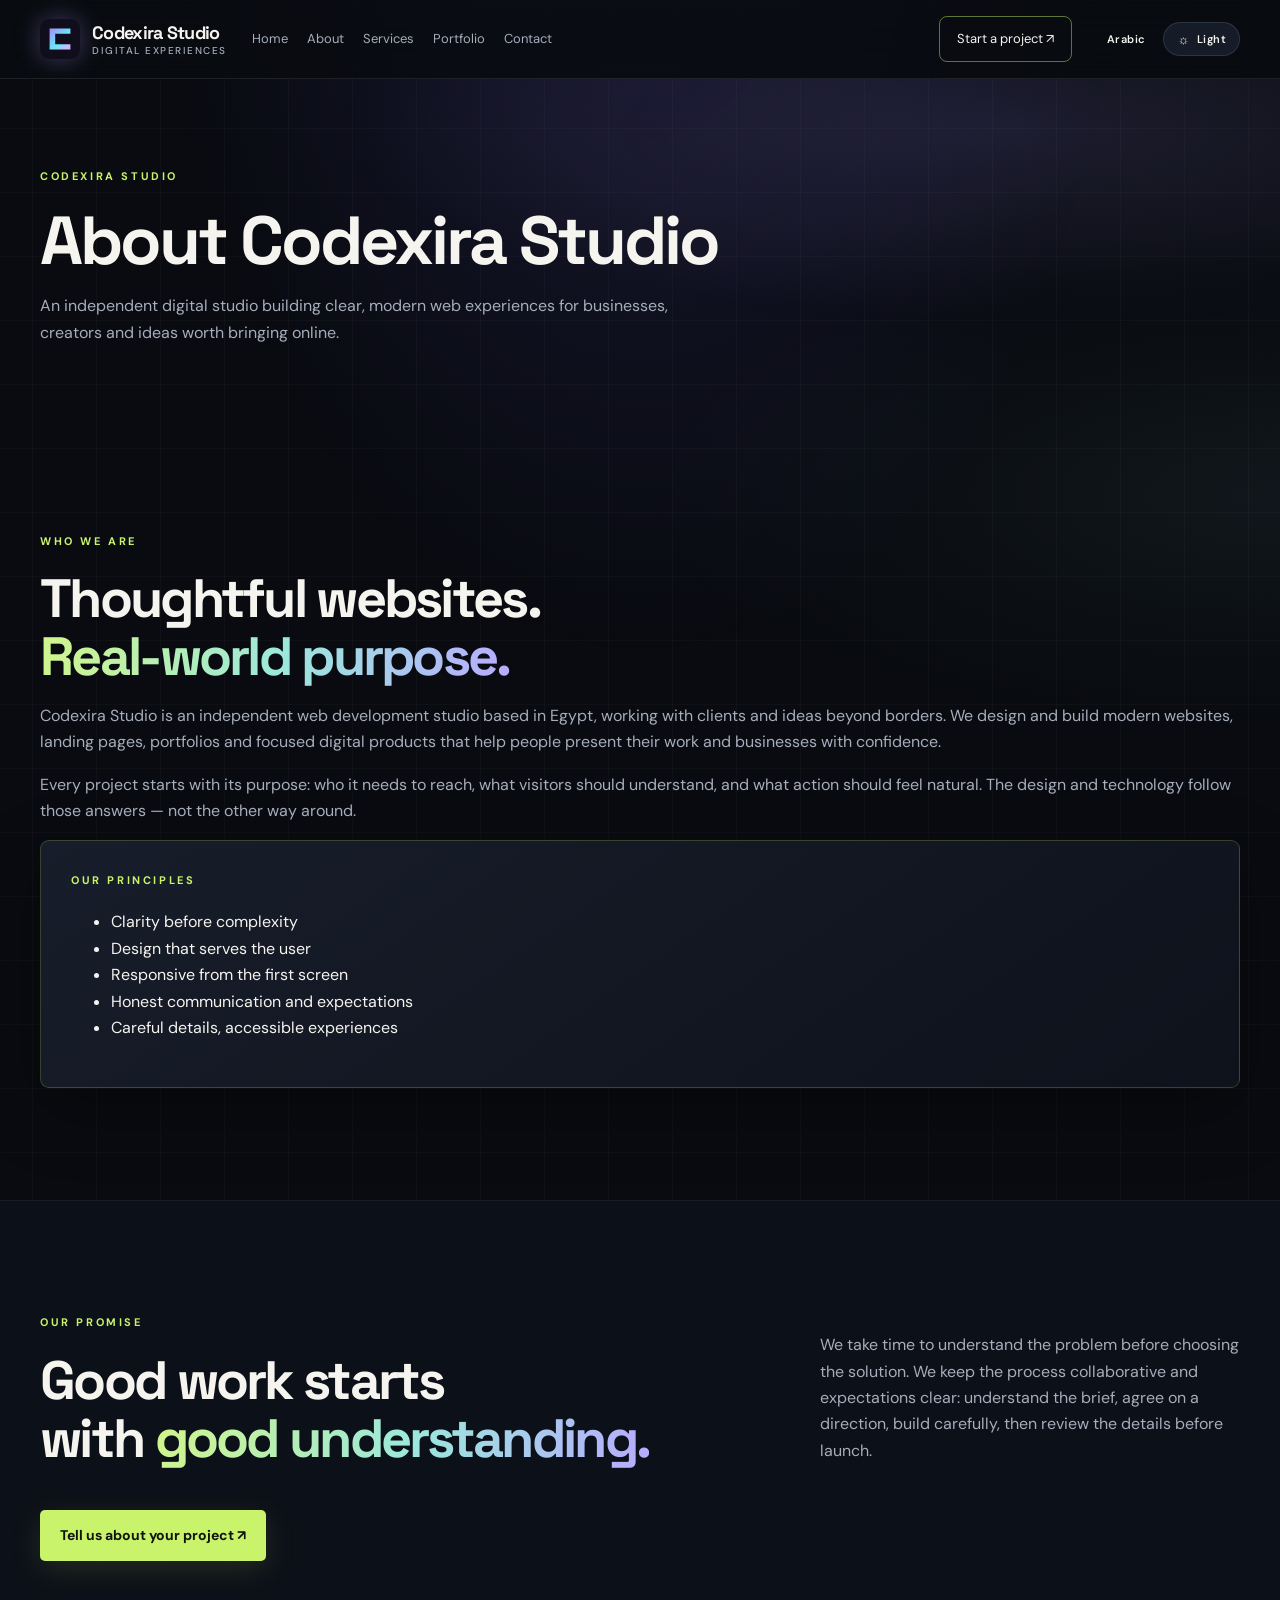
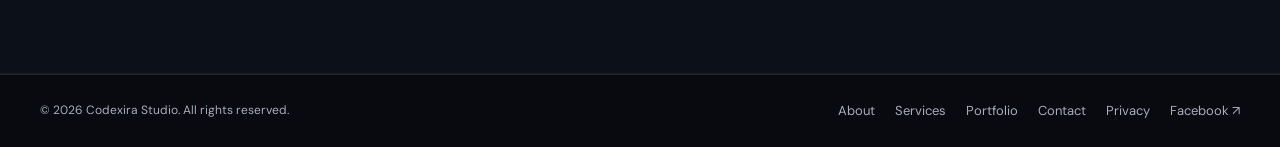
<file: about.html>
<!doctype html><html lang="en"><head><meta charset="utf-8"><meta name="viewport" content="width=device-width,initial-scale=1"><meta name="theme-color" content="#080711"><link rel="icon" href="assets/mark.svg" type="image/png"><link rel="stylesheet" href="assets/site.css"><link rel="manifest" href="site.webmanifest"><title>About Codexira Studio | Codexira Studio</title><meta name="description" content="An independent digital studio building clear, modern web experiences for businesses, creators and ideas worth bringing online."></head><body><header class="site-header"><div class="wrap nav"><a class="brand" href="index.html"><img src="assets/mark.svg" alt="Codexira mark"><div>Codexira Studio<span>Digital experiences</span></div></a><nav class="nav-links" aria-label="Main navigation"><a href="index.html">Home</a><a href="about.html">About</a><a href="services.html">Services</a><a href="portfolio.html">Portfolio</a><a href="contact.html">Contact</a></nav><a class="nav-cta" href="contact.html">Start a project ↗</a><button class="menu-toggle" aria-label="Open navigation" aria-expanded="false">☰</button><div class="nav-tools"><button class="utility-btn" id="language-toggle" type="button" aria-label="Switch language">Arabic</button><button class="utility-btn" id="theme-toggle" type="button" aria-label="Toggle color theme"><span class="utility-icon" aria-hidden="true">☾</span><span class="theme-label">Light</span></button></div></div></header><main><section class="page-hero"><div class="wrap"><div class="eyebrow">Codexira Studio</div><h1>About Codexira Studio</h1><p>An independent digital studio building clear, modern web experiences for businesses, creators and ideas worth bringing online.</p></div></section><section class="section"><div class="wrap content-two"><div><div class="eyebrow">Who we are</div><h2>Thoughtful websites.<br><span class="gradient">Real-world purpose.</span></h2><p style="color:var(--muted)">Codexira Studio is an independent web development studio based in Egypt, working with clients and ideas beyond borders. We design and build modern websites, landing pages, portfolios and focused digital products that help people present their work and businesses with confidence.</p><p style="color:var(--muted)">Every project starts with its purpose: who it needs to reach, what visitors should understand, and what action should feel natural. The design and technology follow those answers — not the other way around.</p></div><div class="panel"><div class="eyebrow">Our principles</div><ul class="bullets"><li>Clarity before complexity</li><li>Design that serves the user</li><li>Responsive from the first screen</li><li>Honest communication and expectations</li><li>Careful details, accessible experiences</li></ul></div></div></section><section class="section alt"><div class="wrap"><div class="section-head"><div><div class="eyebrow">Our promise</div><h2>Good work starts<br>with <span class="gradient">good understanding.</span></h2></div><p>We take time to understand the problem before choosing the solution. We keep the process collaborative and expectations clear: understand the brief, agree on a direction, build carefully, then review the details before launch.</p></div><a class="btn" href="contact.html">Tell us about your project ↗</a></div></section></main><footer class="footer"><div class="wrap footer-row"><div>© <span data-year></span> Codexira Studio. All rights reserved.</div><div class="footer-links"><a href="about.html">About</a><a href="services.html">Services</a><a href="portfolio.html">Portfolio</a><a href="contact.html">Contact</a><a href="privacy.html">Privacy</a><a href="https://www.facebook.com/CodexiraStudio/" target="_blank" rel="noopener">Facebook ↗</a></div></div></footer><script src="/assets/site.js?v=20261125-cc5e371" defer></script></body></html>
</file>
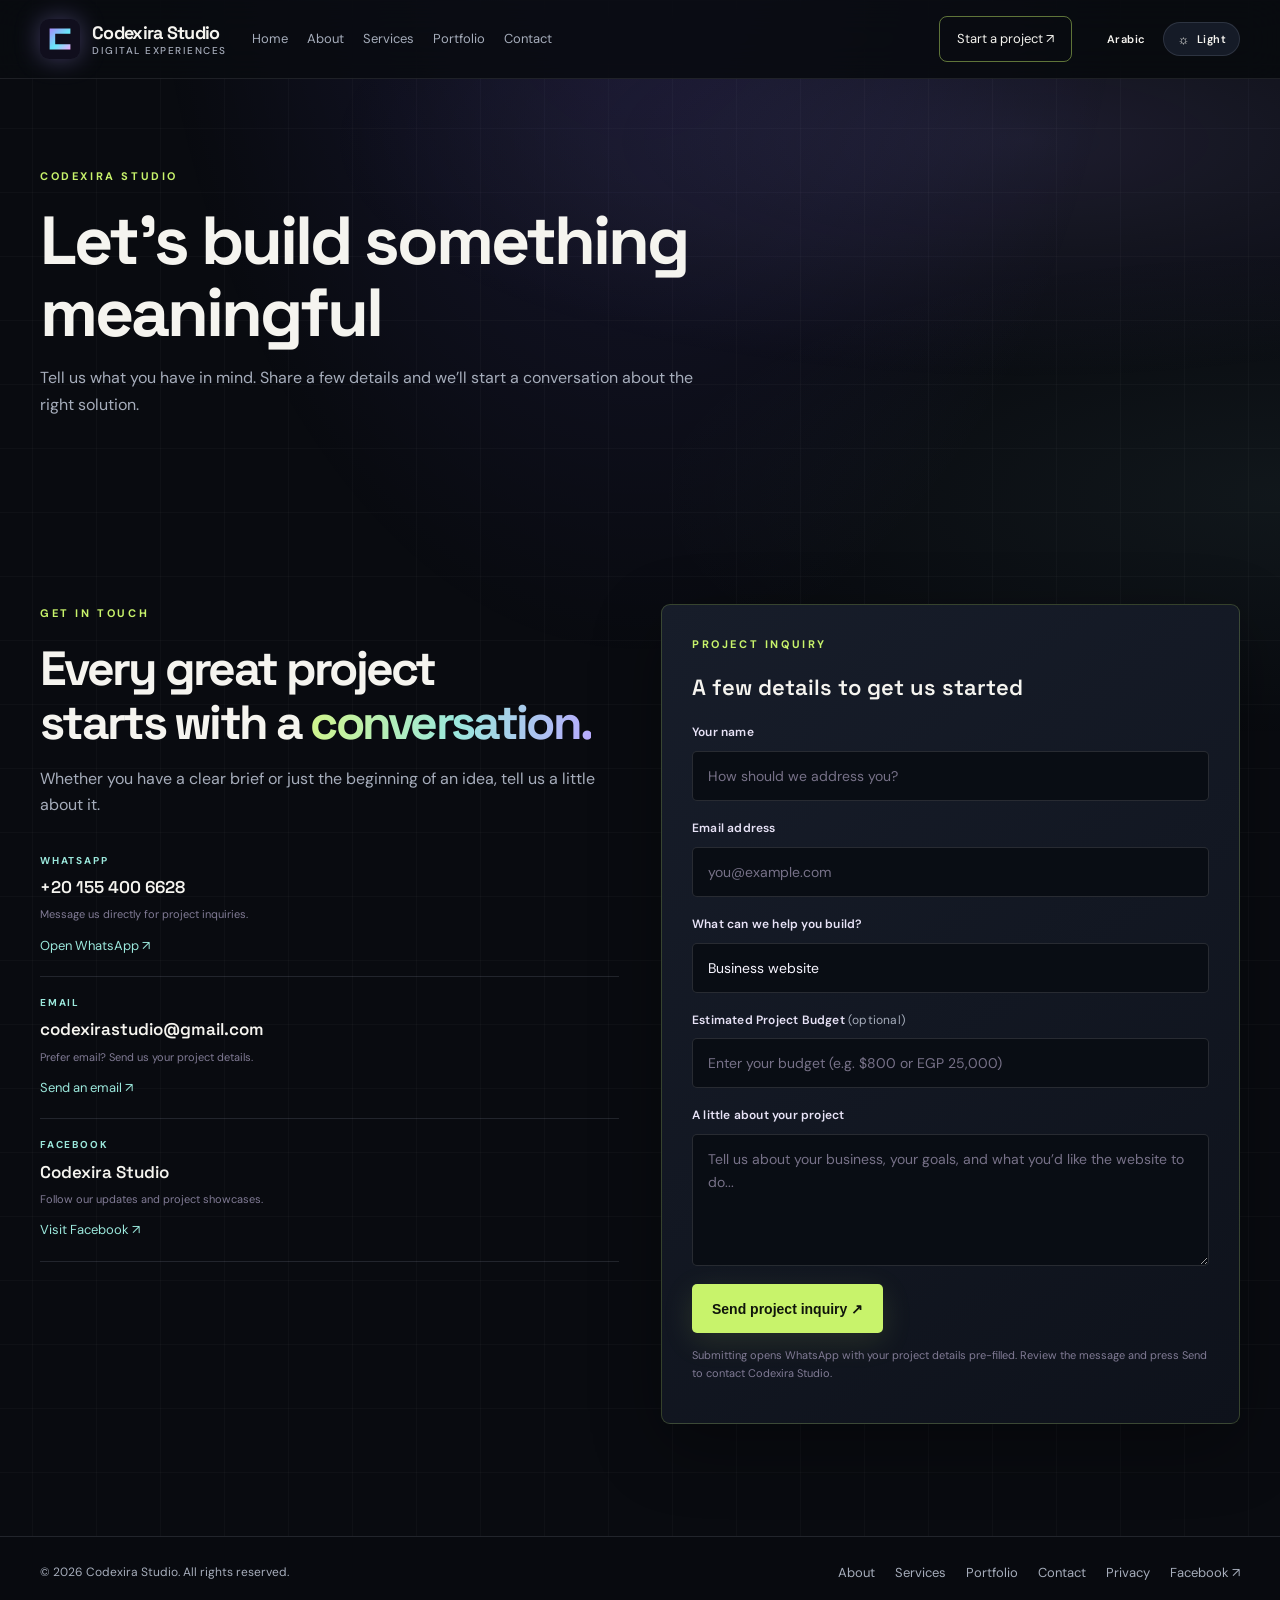
<file: contact.html>
<!doctype html><html lang="en"><head><meta charset="utf-8"><meta name="viewport" content="width=device-width,initial-scale=1"><meta name="theme-color" content="#080711"><link rel="icon" href="assets/mark.svg" type="image/png"><link rel="stylesheet" href="assets/site.css"><link rel="manifest" href="site.webmanifest"><title>Let’s build something meaningful | Codexira Studio</title><meta name="description" content="Tell us what you have in mind. Share a few details and we’ll start a conversation about the right solution."></head><body><header class="site-header"><div class="wrap nav"><a class="brand" href="index.html"><img src="assets/mark.svg" alt="Codexira mark"><div>Codexira Studio<span>Digital experiences</span></div></a><nav class="nav-links" aria-label="Main navigation"><a href="index.html">Home</a><a href="about.html">About</a><a href="services.html">Services</a><a href="portfolio.html">Portfolio</a><a href="contact.html">Contact</a></nav><a class="nav-cta" href="contact.html">Start a project ↗</a><button class="menu-toggle" aria-label="Open navigation" aria-expanded="false">☰</button><div class="nav-tools"><button class="utility-btn" id="language-toggle" type="button" aria-label="Switch language">Arabic</button><button class="utility-btn" id="theme-toggle" type="button" aria-label="Toggle color theme"><span class="utility-icon" aria-hidden="true">☾</span><span class="theme-label">Light</span></button></div></div></header><main><section class="page-hero"><div class="wrap"><div class="eyebrow">Codexira Studio</div><h1>Let’s build something meaningful</h1><p>Tell us what you have in mind. Share a few details and we’ll start a conversation about the right solution.</p></div></section><section class="section"><div class="wrap contact-grid"><div><div class="eyebrow">Get in touch</div><h2>Every great project<br>starts with a <span class="gradient">conversation.</span></h2><p style="color:var(--muted)">Whether you have a clear brief or just the beginning of an idea, tell us a little about it.</p><div class="contact-option"><small>WHATSAPP</small><strong>+20 155 400 6628</strong><p class="notice">Message us directly for project inquiries.</p><a class="text-link" href="https://wa.me/201554006628" target="_blank" rel="noopener">Open WhatsApp ↗</a></div><div class="contact-option"><small>EMAIL</small><strong>codexirastudio@gmail.com</strong><p class="notice">Prefer email? Send us your project details.</p><a class="text-link" href="mailto:codexirastudio@gmail.com">Send an email ↗</a></div><div class="contact-option"><small>FACEBOOK</small><strong>Codexira Studio</strong><p class="notice">Follow our updates and project showcases.</p><a class="text-link" href="https://www.facebook.com/CodexiraStudio/" target="_blank" rel="noopener">Visit Facebook ↗</a></div></div><form class="panel" id="contact-form"><div class="eyebrow">Project inquiry</div><h3 style="font:600 22px 'Space Grotesk';margin:8px 0 22px">A few details to get us started</h3><div class="form-field"><label for="name">Your name</label><input id="name" name="name" autocomplete="name" placeholder="How should we address you?" required></div><div class="form-field"><label for="email">Email address</label><input id="email" name="email" type="email" autocomplete="email" placeholder="you@example.com" required></div><div class="form-field"><label for="type">What can we help you build?</label><select id="type" name="type"><option>Business website</option><option>Landing page</option><option>E-commerce website</option><option>Portfolio website</option><option>Website redesign</option><option>Not sure yet</option></select></div><div class="form-field"><label for="budget">Estimated Project Budget <span style="color:var(--muted);font-weight:400">(optional)</span></label><input id="budget" name="budget" type="text" inputmode="text" autocomplete="off" placeholder="Enter your budget (e.g. $800 or EGP 25,000)"></div><div class="form-field"><label for="message">A little about your project</label><textarea id="message" name="message" required placeholder="Tell us about your business, your goals, and what you’d like the website to do..."></textarea></div><button class="btn" type="submit">Send project inquiry ↗</button><p class="notice">Submitting opens WhatsApp with your project details pre-filled. Review the message and press Send to contact Codexira Studio.</p></form></div></section></main><footer class="footer"><div class="wrap footer-row"><div>© <span data-year></span> Codexira Studio. All rights reserved.</div><div class="footer-links"><a href="about.html">About</a><a href="services.html">Services</a><a href="portfolio.html">Portfolio</a><a href="contact.html">Contact</a><a href="privacy.html">Privacy</a><a href="https://www.facebook.com/CodexiraStudio/" target="_blank" rel="noopener">Facebook ↗</a></div></div></footer><script src="/assets/site.js?v=20261125-cc5e371" defer></script></body></html>
</file>
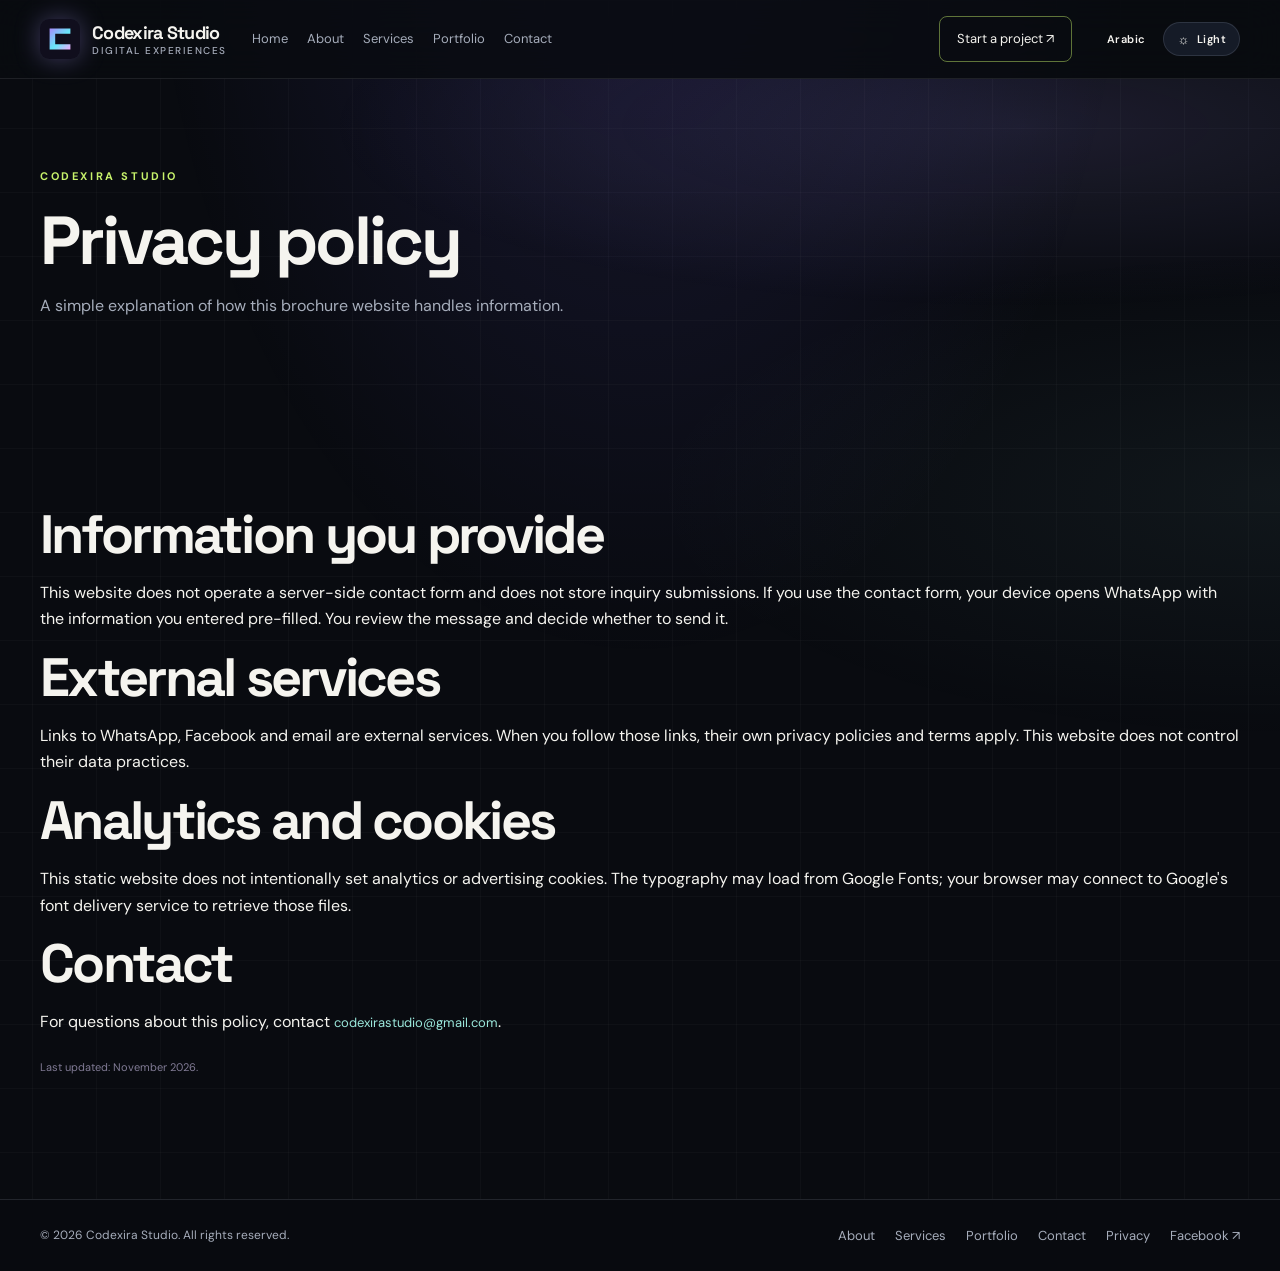
<file: privacy.html>
<!doctype html><html lang="en"><head><meta charset="utf-8"><meta name="viewport" content="width=device-width,initial-scale=1"><meta name="theme-color" content="#080711"><link rel="icon" href="assets/mark.svg" type="image/png"><link rel="stylesheet" href="assets/site.css"><link rel="manifest" href="site.webmanifest"><title>Privacy policy | Codexira Studio</title><meta name="description" content="A simple explanation of how this brochure website handles information."></head><body><header class="site-header"><div class="wrap nav"><a class="brand" href="index.html"><img src="assets/mark.svg" alt="Codexira mark"><div>Codexira Studio<span>Digital experiences</span></div></a><nav class="nav-links" aria-label="Main navigation"><a href="index.html">Home</a><a href="about.html">About</a><a href="services.html">Services</a><a href="portfolio.html">Portfolio</a><a href="contact.html">Contact</a></nav><a class="nav-cta" href="contact.html">Start a project ↗</a><button class="menu-toggle" aria-label="Open navigation" aria-expanded="false">☰</button><div class="nav-tools"><button class="utility-btn" id="language-toggle" type="button" aria-label="Switch language">Arabic</button><button class="utility-btn" id="theme-toggle" type="button" aria-label="Toggle color theme"><span class="utility-icon" aria-hidden="true">☾</span><span class="theme-label">Light</span></button></div></div></header><main><section class="page-hero"><div class="wrap"><div class="eyebrow">Codexira Studio</div><h1>Privacy policy</h1><p>A simple explanation of how this brochure website handles information.</p></div></section><section class="section"><div class="wrap legal"><h2>Information you provide</h2><p>This website does not operate a server-side contact form and does not store inquiry submissions. If you use the contact form, your device opens WhatsApp with the information you entered pre-filled. You review the message and decide whether to send it.</p><h2>External services</h2><p>Links to WhatsApp, Facebook and email are external services. When you follow those links, their own privacy policies and terms apply. This website does not control their data practices.</p><h2>Analytics and cookies</h2><p>This static website does not intentionally set analytics or advertising cookies. The typography may load from Google Fonts; your browser may connect to Google's font delivery service to retrieve those files.</p><h2>Contact</h2><p>For questions about this policy, contact <a class="text-link" href="mailto:codexirastudio@gmail.com">codexirastudio@gmail.com</a>.</p><p class="notice">Last updated: November 2026.</p></div></section></main><footer class="footer"><div class="wrap footer-row"><div>© <span data-year></span> Codexira Studio. All rights reserved.</div><div class="footer-links"><a href="about.html">About</a><a href="services.html">Services</a><a href="portfolio.html">Portfolio</a><a href="contact.html">Contact</a><a href="privacy.html">Privacy</a><a href="https://www.facebook.com/CodexiraStudio/" target="_blank" rel="noopener">Facebook ↗</a></div></div></footer><script src="/assets/site.js?v=20261125-cc5e371" defer></script></body></html>
</file>
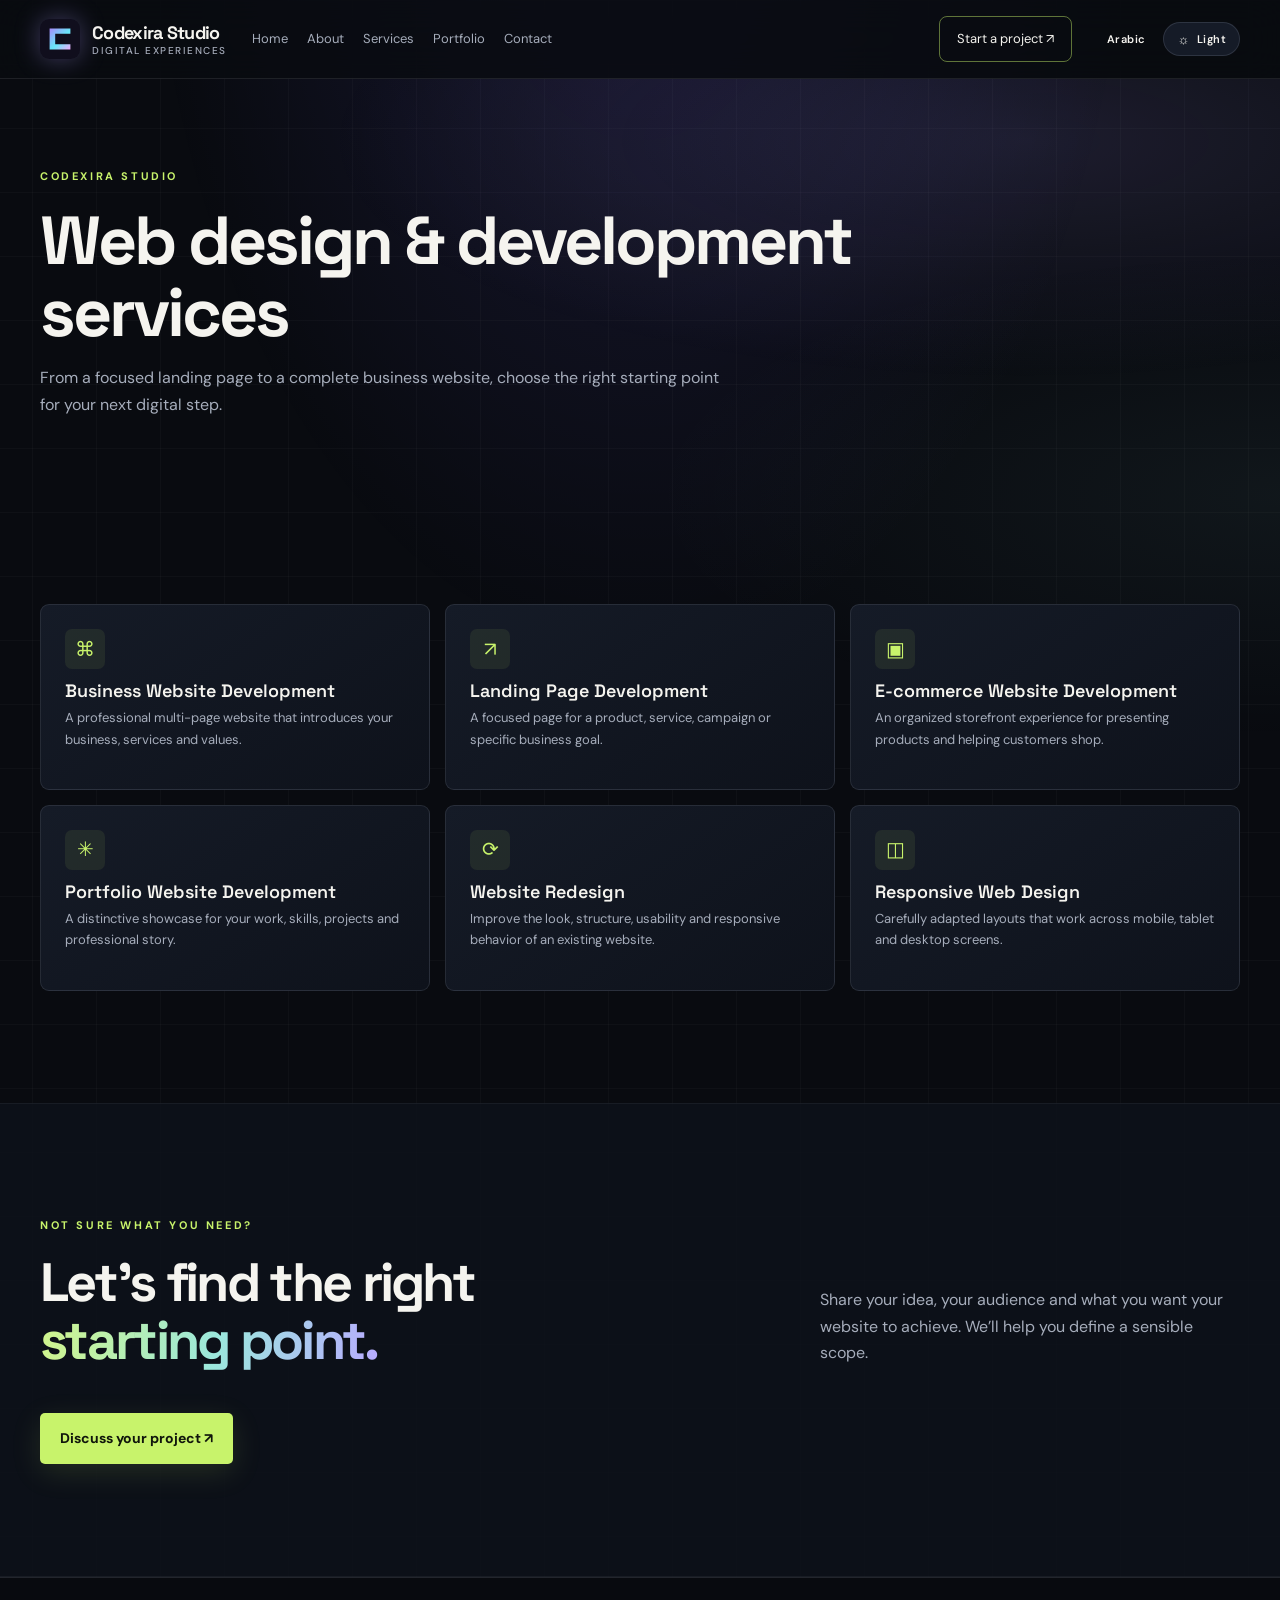
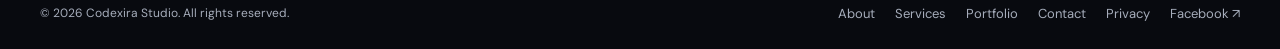
<file: services.html>
<!doctype html><html lang="en"><head><meta charset="utf-8"><meta name="viewport" content="width=device-width,initial-scale=1"><meta name="theme-color" content="#080711"><link rel="icon" href="assets/mark.svg" type="image/png"><link rel="stylesheet" href="assets/site.css"><link rel="manifest" href="site.webmanifest"><title>Web design & development services | Codexira Studio</title><meta name="description" content="From a focused landing page to a complete business website, choose the right starting point for your next digital step."></head><body><header class="site-header"><div class="wrap nav"><a class="brand" href="index.html"><img src="assets/mark.svg" alt="Codexira mark"><div>Codexira Studio<span>Digital experiences</span></div></a><nav class="nav-links" aria-label="Main navigation"><a href="index.html">Home</a><a href="about.html">About</a><a href="services.html">Services</a><a href="portfolio.html">Portfolio</a><a href="contact.html">Contact</a></nav><a class="nav-cta" href="contact.html">Start a project ↗</a><button class="menu-toggle" aria-label="Open navigation" aria-expanded="false">☰</button><div class="nav-tools"><button class="utility-btn" id="language-toggle" type="button" aria-label="Switch language">Arabic</button><button class="utility-btn" id="theme-toggle" type="button" aria-label="Toggle color theme"><span class="utility-icon" aria-hidden="true">☾</span><span class="theme-label">Light</span></button></div></div></header><main><section class="page-hero"><div class="wrap"><div class="eyebrow">Codexira Studio</div><h1>Web design & development services</h1><p>From a focused landing page to a complete business website, choose the right starting point for your next digital step.</p></div></section><section class="section"><div class="wrap"><div class="services-grid"><article class="service"><div class="service-icon">⌘</div><h3>Business Website Development</h3><p>A professional multi-page website that introduces your business, services and values.</p></article><article class="service"><div class="service-icon">↗</div><h3>Landing Page Development</h3><p>A focused page for a product, service, campaign or specific business goal.</p></article><article class="service"><div class="service-icon">▣</div><h3>E-commerce Website Development</h3><p>An organized storefront experience for presenting products and helping customers shop.</p></article><article class="service"><div class="service-icon">✳</div><h3>Portfolio Website Development</h3><p>A distinctive showcase for your work, skills, projects and professional story.</p></article><article class="service"><div class="service-icon">⟳</div><h3>Website Redesign</h3><p>Improve the look, structure, usability and responsive behavior of an existing website.</p></article><article class="service"><div class="service-icon">◫</div><h3>Responsive Web Design</h3><p>Carefully adapted layouts that work across mobile, tablet and desktop screens.</p></article></div></div></section><section class="section alt"><div class="wrap"><div class="section-head"><div><div class="eyebrow">Not sure what you need?</div><h2>Let’s find the right<br><span class="gradient">starting point.</span></h2></div><p>Share your idea, your audience and what you want your website to achieve. We’ll help you define a sensible scope.</p></div><a class="btn" href="contact.html">Discuss your project ↗</a></div></section></main><footer class="footer"><div class="wrap footer-row"><div>© <span data-year></span> Codexira Studio. All rights reserved.</div><div class="footer-links"><a href="about.html">About</a><a href="services.html">Services</a><a href="portfolio.html">Portfolio</a><a href="contact.html">Contact</a><a href="privacy.html">Privacy</a><a href="https://www.facebook.com/CodexiraStudio/" target="_blank" rel="noopener">Facebook ↗</a></div></div></footer><script src="/assets/site.js?v=20261125-cc5e371" defer></script></body></html>
</file>
<file: assets/site.css>
@import url('https://fonts.googleapis.com/css2?family=Cairo:wght@400;500;600;700;800&family=DM+Sans:wght@400;500;600;700&family=Space+Grotesk:wght@400;500;600;700&display=swap');
:root{color-scheme:dark;--bg:#080711;--panel:#100e1d;--panel2:#151225;--text:#f7f5ff;--muted:#aaa5bd;--line:rgba(255,255,255,.1);--purple:#a78bfa;--cyan:#67e8f9;--pink:#f0abfc;--max:1160px}
*{box-sizing:border-box}html{scroll-behavior:smooth}body{margin:0;background:var(--bg);color:var(--text);font-family:'DM Sans',sans-serif;line-height:1.65}a{color:inherit;text-decoration:none}img{max-width:100%;display:block}.wrap{width:min(var(--max),calc(100% - 48px));margin:auto}
.site-header{position:sticky;top:0;z-index:20;background:rgba(8,7,17,.86);backdrop-filter:blur(18px);border-bottom:1px solid var(--line)}.nav{height:78px;display:flex;align-items:center;gap:30px}.brand{display:flex;align-items:center;gap:12px;font:700 18px 'Space Grotesk',sans-serif;letter-spacing:-.5px}.brand img{width:40px;height:40px}.brand span{display:block;color:var(--muted);font:500 10px 'DM Sans',sans-serif;letter-spacing:1.5px;text-transform:uppercase}.nav-links{display:flex;gap:27px;margin-left:auto}.nav-links a,.footer-links a{font-size:13px;color:var(--muted);transition:.2s}.nav-links a:hover,.nav-links a.active,.footer-links a:hover{color:white}.nav-cta{padding:11px 17px;border:1px solid rgba(167,139,250,.5);border-radius:8px;font-size:13px}.menu-toggle{display:none;background:none;color:white;border:0;font-size:24px}
.hero{position:relative;overflow:hidden;padding:100px 0 110px;background:radial-gradient(ellipse at 78% 36%,rgba(105,75,190,.2),transparent 38%),radial-gradient(ellipse at 10% 10%,rgba(35,177,190,.09),transparent 35%)}.hero-grid{display:grid;grid-template-columns:1.02fr .98fr;align-items:center;gap:60px}.eyebrow{color:var(--cyan);font-size:11px;font-weight:700;letter-spacing:2.3px;text-transform:uppercase;margin-bottom:20px}.hero h1{font:700 clamp(52px,7vw,88px)/.99 'Space Grotesk',sans-serif;letter-spacing:-5px;margin:0 0 25px}.gradient{background:linear-gradient(100deg,#c4b5fd 5%,#8be9f5 55%,#f0abfc 100%);-webkit-background-clip:text;background-clip:text;color:transparent}.hero p,.section-head>p,.page-intro p{max-width:540px;color:var(--muted);font-size:16px}.hero-actions{display:flex;gap:13px;flex-wrap:wrap;margin:30px 0}.btn{display:inline-flex;align-items:center;gap:22px;background:linear-gradient(110deg,#9b7cf4,#6ccbd9);color:#090812;padding:14px 20px;border-radius:8px;font-weight:700;font-size:14px;box-shadow:0 8px 30px #8b5cf633}.btn.secondary{background:transparent;color:var(--text);border:1px solid var(--line);box-shadow:none}.hero-note{font-size:12px;color:var(--muted)}.pulse{display:inline-block;width:7px;height:7px;border-radius:50%;background:#67e8a5;margin-right:8px;box-shadow:0 0 12px #67e8a5}
.visual{position:relative;min-height:420px;display:grid;place-items:center}.orb{position:absolute;width:360px;height:360px;border-radius:50%;background:linear-gradient(135deg,#8b5cf655,#22d3ee33,#e879f933);filter:blur(48px)}.browser-card{position:relative;width:min(100%,440px);border:1px solid #ffffff25;background:#11101d;border-radius:17px;overflow:hidden;box-shadow:0 35px 90px #0009;transform:rotate(2deg)}.browser-top{height:38px;border-bottom:1px solid var(--line);display:flex;align-items:center;gap:6px;padding:0 14px}.browser-top i{width:7px;height:7px;border-radius:50%;background:#6c6680}.browser-body{padding:32px}.mock-label{font-size:9px;letter-spacing:2px;color:var(--cyan)}.mock-title{font:700 34px/1.1 'Space Grotesk';margin:24px 0 12px}.mock-copy{font-size:12px;color:var(--muted);max-width:280px}.mock-tiles{display:grid;grid-template-columns:1.2fr .8fr;gap:10px;margin-top:25px}.mock-tile{height:90px;border-radius:9px;background:linear-gradient(135deg,#5b4a91,#22213a)}.mock-tile+ .mock-tile{background:linear-gradient(135deg,#236f7a,#25203e)}.mock-bottom{display:flex;gap:8px;margin-top:20px}.mock-bottom span{height:5px;border-radius:5px;background:#39344f;flex:1}.float-chip{position:absolute;background:#171426;border:1px solid #ffffff20;padding:11px 15px;border-radius:9px;font-size:12px;box-shadow:0 15px 40px #0007}.chip-one{top:15%;right:-2%}.chip-two{bottom:12%;left:-2%}
.section{padding:94px 0}.section.alt{background:#0d0b18;border-top:1px solid #ffffff08;border-bottom:1px solid #ffffff08}.section-head{display:flex;align-items:end;justify-content:space-between;gap:35px;margin-bottom:42px}.section h2,.cta-panel h2,.page-intro h1{font:700 clamp(36px,5vw,54px)/1.08 'Space Grotesk';letter-spacing:-2px;margin:0}.section-head>p{margin:0 0 4px;max-width:420px}.work-grid{display:grid;grid-template-columns:repeat(3,1fr);gap:20px}.work-card,.service,.step,.content-card{background:var(--panel);border:1px solid var(--line);border-radius:13px;overflow:hidden}.work-art{height:220px;display:grid;place-items:center;padding:22px;background:radial-gradient(circle at 70% 25%,#8b5cf655,transparent 55%),#171426}.art-business{background:radial-gradient(circle at 70% 25%,#22d3ee44,transparent 55%),#101c28}.art-landing{background:radial-gradient(circle at 70% 25%,#e879f944,transparent 55%),#21152b}.mini-window{width:90%;height:165px;border-radius:7px;background:#e7ddca;color:#25251e;padding:15px;box-shadow:0 15px 35px #0005}.mini-window.blue{background:#d8e5e9;color:#17303a}.mini-window.purple{background:#e8d9f2;color:#30223d}.mini-nav{font-size:8px;font-weight:700;letter-spacing:1px;display:flex;justify-content:space-between}.mini-heading{font:700 25px/1.02 Georgia;margin-top:17px}.mini-lines{width:55%;height:20px;margin-top:10px;background:repeating-linear-gradient(to bottom,transparent 0 5px,#7775 5px 6px)}.mini-button{width:55px;height:14px;background:#283f37;margin-top:10px}.work-info{padding:22px}.work-meta{display:flex;justify-content:space-between;color:var(--cyan);font-size:10px;text-transform:uppercase;letter-spacing:1px}.work-info h3,.service h3,.step h3{font:600 21px 'Space Grotesk';margin:10px 0 5px}.work-info p,.service p,.step p{font-size:13px;color:var(--muted);margin:0 0 15px}.text-link{font-size:13px;color:#c4b5fd}.notice{color:#817b95;font-size:11px;margin-top:22px}
.services-grid{display:grid;grid-template-columns:repeat(3,1fr);gap:15px}.service{padding:24px}.service-icon{width:40px;height:40px;border-radius:10px;display:grid;place-items:center;background:#a78bfa20;color:var(--purple);font-size:20px}.service h3{font-size:18px}.process-grid{display:grid;grid-template-columns:repeat(4,1fr);gap:15px}.step{padding:22px}.step b{color:var(--cyan);font-size:10px;letter-spacing:1.4px}.step h3{font-size:18px}.cta-panel{padding:45px;border:1px solid #a78bfa55;border-radius:16px;background:radial-gradient(ellipse at 90% 0%,#8b5cf633,transparent 55%),#121020;display:flex;align-items:center;justify-content:space-between;gap:30px}.cta-panel h2{max-width:680px}.cta-panel p{color:var(--muted)}
.footer{border-top:1px solid var(--line);padding:25px 0}.footer-row{display:flex;align-items:center;justify-content:space-between;gap:20px;color:var(--muted);font-size:12px}.footer-links{display:flex;gap:20px;flex-wrap:wrap}
.page-intro{padding:90px 0 65px;background:radial-gradient(ellipse at 80% 10%,#8b5cf622,transparent 45%)}.page-intro h1{font-size:clamp(42px,6vw,68px);max-width:850px}.page-intro p{max-width:650px}.content-grid{display:grid;grid-template-columns:1fr 1fr;gap:22px}.content-card{padding:28px}.content-card h2,.content-card h3{font-family:'Space Grotesk'}.content-card p,.content-card li{color:var(--muted)}.contact-grid{display:grid;grid-template-columns:1fr 1fr;gap:25px}.contact-item{padding:18px 0;border-bottom:1px solid var(--line)}.contact-item small{display:block;color:var(--muted)}.contact-item a{color:#c4b5fd}.project-grid{display:grid;grid-template-columns:repeat(2,1fr);gap:20px}
@media(max-width:850px){.hero-grid{grid-template-columns:1fr;gap:20px}.visual{min-height:350px}.section-head{display:block}.section-head>p{margin-top:18px}.work-grid,.services-grid{grid-template-columns:repeat(2,1fr)}.process-grid{grid-template-columns:repeat(2,1fr)}.nav-links{gap:14px}.nav-cta{display:none}}
@media(max-width:620px){.wrap{width:min(100% - 32px,var(--max))}.nav{height:68px}.nav-links{display:none;position:absolute;top:68px;left:0;right:0;padding:18px 24px 22px;background:#100e1d;border-bottom:1px solid var(--line);flex-direction:column}.nav-links.open{display:flex}.menu-toggle{display:block;margin-left:auto}.hero{padding:65px 0 75px}.hero h1{font-size:56px;letter-spacing:-3px}.visual{min-height:300px}.browser-body{padding:22px}.mock-title{font-size:27px}.float-chip{font-size:10px;padding:8px 10px}.section{padding:68px 0}.work-grid,.services-grid,.process-grid,.content-grid,.contact-grid,.project-grid{grid-template-columns:1fr}.work-art{height:200px}.cta-panel{padding:27px;display:block}.cta-panel .btn{margin-top:12px}.footer-row{display:block}.footer-links{margin-top:14px;gap:14px}}

/* Refined page headers, project gallery and contact form */
.page-hero{padding:88px 0 58px;background:radial-gradient(ellipse at 82% 15%,#8b5cf626,transparent 48%)}
.page-hero h1{font:700 clamp(42px,6vw,68px)/1.06 'Space Grotesk';letter-spacing:-2.5px;margin:0;max-width:900px}
.page-hero p{max-width:680px;color:var(--muted);font-size:16px}
.contact-grid{align-items:start;gap:42px}
.contact-grid h2{font:700 clamp(34px,4vw,48px)/1.12 'Space Grotesk';letter-spacing:-1.8px}
.contact-option{padding:18px 0;border-bottom:1px solid var(--line)}
.contact-option small{display:block;color:var(--cyan);font-size:10px;font-weight:700;letter-spacing:1.8px;margin-bottom:6px}
.contact-option strong{font:600 17px 'Space Grotesk';overflow-wrap:anywhere}
.contact-option p{margin:4px 0 8px}
.panel{background:linear-gradient(145deg,#151225,#0e0c19);border:1px solid rgba(167,139,250,.23);border-radius:18px;padding:30px;box-shadow:0 22px 70px #0005}
.panel h3{color:var(--text)}
.form-field{margin:0 0 18px}
.form-field label{display:block;color:#e8e3f7;font-size:12px;font-weight:600;letter-spacing:.2px;margin:0 0 8px}
.form-field input,.form-field select,.form-field textarea{display:block;width:100%;min-height:50px;border:1px solid #ffffff20;border-radius:10px;background:#090815;color:#f7f5ff;padding:13px 15px;font:400 14px 'DM Sans',sans-serif;outline:none;transition:border-color .2s,box-shadow .2s,background .2s}
.form-field textarea{min-height:132px;resize:vertical;line-height:1.6}
.form-field input::placeholder,.form-field textarea::placeholder{color:#777188}
.form-field input:focus,.form-field select:focus,.form-field textarea:focus{border-color:#a78bfa;box-shadow:0 0 0 3px #a78bfa20;background:#0d0b1a}
.form-field select{appearance:none;background-image:url("data:image/svg+xml,%3Csvg xmlns='http://www.w3.org/2000/svg' width='16' height='16' viewBox='0 0 24 24' fill='none' stroke='%23b9addb' stroke-width='2' stroke-linecap='round' stroke-linejoin='round'%3E%3Cpath d='m6 9 6 6 6-6'/%3E%3C/svg%3E");background-repeat:no-repeat;background-position:right 15px center;padding-right:42px}
.form-field select option{background:#100e1d;color:#fff}
.panel .btn{border:0;cursor:pointer;min-height:49px}
.panel .notice{line-height:1.6;margin-top:14px}
.project-gallery{display:grid;grid-template-columns:repeat(2,minmax(0,1fr));gap:22px}
.project-card{overflow:hidden;border:1px solid var(--line);border-radius:15px;background:linear-gradient(145deg,#151225,#0e0c19);transition:transform .22s,border-color .22s}
.project-card:hover{transform:translateY(-4px);border-color:#a78bfa88}
.project-shot{height:245px;background:#171426;overflow:hidden;position:relative}
.project-shot img{width:100%;height:100%;object-fit:cover;object-position:top center;transition:transform .4s}
.project-card:hover .project-shot img{transform:scale(1.035)}
.project-shot:after{content:"";position:absolute;inset:55% 0 0;background:linear-gradient(transparent,#100e1d99);pointer-events:none}
.project-details{padding:22px}
.project-tags{display:flex;gap:8px;flex-wrap:wrap;margin-bottom:10px}
.project-tags span{font-size:10px;letter-spacing:.6px;color:#c4b5fd;background:#a78bfa18;border:1px solid #a78bfa30;padding:5px 9px;border-radius:20px}
.project-details h3{font:600 22px 'Space Grotesk';margin:0 0 7px}
.project-details p{color:var(--muted);font-size:13px;line-height:1.7;min-height:44px;margin:0 0 16px}
.project-actions{display:flex;gap:18px;align-items:center;flex-wrap:wrap}
@media(max-width:700px){.project-gallery{grid-template-columns:1fr}.project-shot{height:210px}.panel{padding:22px}.contact-grid{gap:28px}}


/* CODEXIRA — expressive motion & art direction */
:root{--bg:#090b10;--panel:#10141d;--panel2:#151b27;--text:#f5f4ef;--muted:#a6adbb;--line:rgba(222,231,255,.12);--purple:#a99bff;--cyan:#9be8dc;--acid:#c8f36b;--max:1200px}
body{background-color:var(--bg);background-image:linear-gradient(rgba(255,255,255,.022) 1px,transparent 1px),linear-gradient(90deg,rgba(255,255,255,.022) 1px,transparent 1px);background-size:64px 64px;background-position:center top}
body:before{content:"";position:fixed;inset:0;z-index:-1;pointer-events:none;background:radial-gradient(ellipse at 50% -20%,rgba(120,102,255,.15),transparent 55%),radial-gradient(ellipse at 100% 55%,rgba(155,232,220,.055),transparent 35%)}
.site-header{background:rgba(9,11,16,.82);border-bottom-color:rgba(255,255,255,.09)}
.brand{letter-spacing:-.7px}.brand img{filter:drop-shadow(0 0 12px #a99bff55)}
.nav-links a{position:relative}.nav-links a:after{content:"";position:absolute;left:0;right:100%;bottom:-8px;height:1px;background:var(--acid);transition:right .25s}.nav-links a:hover:after,.nav-links a.active:after{right:0}
.nav-cta{border-color:rgba(200,243,107,.45);transition:background .25s,border-color .25s,transform .25s}.nav-cta:hover{background:#c8f36b16;border-color:var(--acid);transform:translateY(-2px)}
.hero{padding:118px 0 124px;background:radial-gradient(ellipse at 80% 44%,rgba(120,102,255,.19),transparent 38%),radial-gradient(ellipse at 10% 10%,rgba(155,232,220,.08),transparent 35%)}
.hero:after{content:"";position:absolute;right:-90px;top:10%;width:360px;height:360px;border:1px solid rgba(200,243,107,.14);border-radius:50%;box-shadow:0 0 0 42px rgba(200,243,107,.018),0 0 0 84px rgba(200,243,107,.012);pointer-events:none}
.hero h1{font-size:clamp(58px,7.5vw,100px);letter-spacing:-6px;line-height:.94}
.eyebrow{color:var(--acid);letter-spacing:2.6px}
.gradient{background:linear-gradient(100deg,#d2f58a 0%,#9be8dc 52%,#b8aaff 100%);-webkit-background-clip:text;background-clip:text}
.btn{background:var(--acid);color:#10150b;border-radius:5px;box-shadow:0 8px 30px #c8f36b20;transition:transform .25s,box-shadow .25s,background .25s}
.btn:hover{transform:translateY(-3px);box-shadow:0 14px 36px #c8f36b35;background:#d7ff87}
.btn.secondary{border-radius:5px}.btn.secondary:hover{border-color:var(--acid);background:#c8f36b10}
.visual{perspective:1000px}.browser-card{border-radius:10px;border-color:#ffffff24;transform:rotateY(-9deg) rotateX(3deg) rotateZ(1deg);animation:cardFloat 7s ease-in-out infinite;box-shadow:24px 35px 90px #000b,0 0 0 1px #a99bff12}
.browser-top{background:#171c28}.browser-top i:first-child{background:#ff8177}.browser-top i:nth-child(2){background:#f4ce70}.browser-top i:nth-child(3){background:#9be8a9}
.browser-body{background:linear-gradient(145deg,#151b29,#0e121c)}
.mock-title{font-size:38px}.mock-tile{background:linear-gradient(135deg,#35305c,#202b3c);position:relative;overflow:hidden}.mock-tile:after{content:"";position:absolute;inset:0;background:linear-gradient(115deg,transparent 25%,#ffffff20 48%,transparent 70%);transform:translateX(-100%);animation:shine 5s ease-in-out infinite}
.mock-tile+.mock-tile{background:linear-gradient(135deg,#275f61,#25203e)}
.float-chip{border-radius:5px;background:#151b27;border-color:#c8f36b55}.chip-one{animation:chipDrift 6s ease-in-out infinite}.chip-two{animation:chipDrift 7s ease-in-out infinite reverse}
.section{padding:112px 0}.section.alt{background:rgba(14,18,27,.84);border-color:#ffffff0d}
.section h2,.cta-panel h2,.page-intro h1{letter-spacing:-2.7px}
.work-card,.service,.step,.content-card,.project-card{background:linear-gradient(145deg,#151b27,#0e121b);border-color:rgba(222,231,255,.11);border-radius:9px}
.work-card,.service,.step{transition:transform .3s,border-color .3s,box-shadow .3s}
.work-card:hover,.service:hover,.step:hover{transform:translateY(-7px);border-color:#c8f36b55;box-shadow:0 20px 55px #0006}
.work-art{background:radial-gradient(circle at 70% 25%,#a99bff35,transparent 55%),#171d2a}
.service-icon{background:#c8f36b14;color:var(--acid);border-radius:7px}
.work-meta{color:var(--acid)}.text-link{color:var(--cyan);transition:color .2s}.text-link:hover{color:var(--acid)}
.project-card{transition:transform .35s,border-color .35s,box-shadow .35s}.project-card:hover{transform:translateY(-7px);border-color:#c8f36b77;box-shadow:0 22px 60px #0007}
.project-tags span{color:var(--acid);background:#c8f36b0c;border-color:#c8f36b30;border-radius:3px}
.panel{background:linear-gradient(145deg,#171d2a,#0e121b);border-color:#c8f36b35;border-radius:9px}
.form-field input,.form-field select,.form-field textarea{border-radius:5px;background:#090d14}
.cta-panel{border-color:#c8f36b40;border-radius:9px;background:radial-gradient(ellipse at 92% 0%,#a99bff25,transparent 55%),linear-gradient(120deg,#171d2a,#0d1119)}
.footer{background:#080a0f}
.page-hero{background:radial-gradient(ellipse at 80% 15%,#a99bff20,transparent 48%)}
.page-hero h1{letter-spacing:-3px}
.reveal{opacity:0;transform:translateY(26px);transition:opacity .75s cubic-bezier(.2,.7,.2,1),transform .75s cubic-bezier(.2,.7,.2,1)}
.reveal.is-visible{opacity:1;transform:translateY(0)}
.reveal[data-delay="1"]{transition-delay:.1s}.reveal[data-delay="2"]{transition-delay:.2s}.reveal[data-delay="3"]{transition-delay:.3s}
@keyframes cardFloat{0%,100%{transform:rotateY(-9deg) rotateX(3deg) rotateZ(1deg) translateY(0)}50%{transform:rotateY(-6deg) rotateX(1deg) rotateZ(0deg) translateY(-12px)}}
@keyframes chipDrift{0%,100%{translate:0 0}50%{translate:0 -10px}}
@keyframes shine{0%,55%,100%{transform:translateX(-120%)}75%{transform:translateX(120%)}}
@media(prefers-reduced-motion:reduce){*,*:before,*:after{scroll-behavior:auto!important;animation-duration:.01ms!important;animation-iteration-count:1!important;transition-duration:.01ms!important}.reveal{opacity:1;transform:none}}
@media(max-width:850px){.hero{padding:86px 0 90px}.hero:after{right:-220px}.section{padding:86px 0}}
@media(max-width:620px){.hero{padding:68px 0 75px}.hero h1{font-size:58px;letter-spacing:-3.8px}.section{padding:72px 0}.browser-card{transform:none;animation:none}.chip-one{right:0}.chip-two{left:0}.hero:after{width:220px;height:220px;right:-150px}}


/* Theme + bilingual interface */
:root{--surface:var(--panel);--surface-2:var(--panel2)}
html[data-theme="light"]{color-scheme:light;--bg:#f4f6f7;--panel:#ffffff;--panel2:#e9eef0;--text:#151b22;--muted:#586571;--line:rgba(20,35,45,.14);--purple:#6550c9;--cyan:#087d88;--acid:#617d19}
html[data-theme="light"] body{background-image:linear-gradient(rgba(18,40,50,.035) 1px,transparent 1px),linear-gradient(90deg,rgba(18,40,50,.035) 1px,transparent 1px)}
html[data-theme="light"] .site-header{background:rgba(247,249,250,.88);border-color:var(--line)}
html[data-theme="light"] .nav-links a:hover,html[data-theme="light"] .nav-links a.active,html[data-theme="light"] .footer-links a:hover{color:#101820}
html[data-theme="light"] .nav-cta{color:#18232b;border-color:#778d34}
html[data-theme="light"] .hero{background:radial-gradient(ellipse at 78% 36%,rgba(110,90,210,.12),transparent 38%),radial-gradient(ellipse at 10% 10%,rgba(20,160,170,.08),transparent 35%)}
html[data-theme="light"] .browser-card{background:#fff;border-color:#d4dce0;box-shadow:0 35px 90px #30404a22}
html[data-theme="light"] .browser-top{border-color:#dce3e7}
html[data-theme="light"] .browser-body{background:#f9fbfc}
html[data-theme="light"] .mock-copy{color:#586571}
html[data-theme="light"] .float-chip{background:#fff;border-color:#dce3e7;color:#202a32;box-shadow:0 15px 40px #2030401a}
html[data-theme="light"] .section.alt{background:#eaf0f1;border-color:#d9e1e3}
html[data-theme="light"] .work-card,html[data-theme="light"] .service,html[data-theme="light"] .step,html[data-theme="light"] .content-card,html[data-theme="light"] .project-card,html[data-theme="light"] .panel{background:linear-gradient(145deg,#fff,#f4f7f8);border-color:#dce4e6}
html[data-theme="light"] .cta-panel{background:radial-gradient(ellipse at 92% 0%,#a99bff22,transparent 55%),linear-gradient(120deg,#fff,#edf3f4);border-color:#cbd7d8}
html[data-theme="light"] .footer{background:#e7edef;border-color:#d6dfe1;color:#27323a}
html[data-theme="light"] .form-field input,html[data-theme="light"] .form-field select,html[data-theme="light"] .form-field textarea{background:#fff;color:#18232b;border-color:#d3dcdf}
html[data-theme="light"] .menu-toggle{color:#18232b}
html[data-theme="light"] .build-shell{background:linear-gradient(125deg,#fff,#edf2f2);border-color:#cbd8d9}
html[data-theme="light"] .build-orbit{border-color:#758d3b55}
html[data-theme="light"] .build-core{background:#fff;color:#17232b;box-shadow:0 20px 55px #2030401c}
html[data-theme="light"] .orbit-label{background:#fff;color:#33434a;border-color:#ccd9d9}
.nav-tools{display:flex;align-items:center;gap:8px}
.utility-btn{display:inline-flex;align-items:center;justify-content:center;gap:7px;min-height:38px;padding:0 11px;border:1px solid var(--line);border-radius:6px;background:transparent;color:var(--text);font:600 11px 'DM Sans',sans-serif;cursor:pointer;transition:.2s}
.utility-btn:hover{border-color:var(--acid);transform:translateY(-1px)}
.utility-btn .utility-icon{font-size:15px}
html[lang="ar"] body{font-family:'Cairo','DM Sans',sans-serif}
html[lang="ar"] .brand,html[lang="ar"] h1,html[lang="ar"] h2,html[lang="ar"] h3{font-family:'Cairo','Space Grotesk',sans-serif;letter-spacing:0}
html[lang="ar"] body{direction:rtl}
html[lang="ar"] .nav-links{margin-left:0;margin-right:auto}
html[lang="ar"] .hero-grid,html[lang="ar"] .section-head,html[lang="ar"] .footer-row,html[lang="ar"] .project-actions{direction:rtl}
html[lang="ar"] .hero h1{letter-spacing:0;line-height:1.25}
html[lang="ar"] .eyebrow{letter-spacing:1px}
html[lang="ar"] .build-points{direction:rtl}
html[lang="ar"] .build-art{direction:ltr}
.build-together{overflow:hidden}
.build-shell{position:relative;display:grid;grid-template-columns:1.1fr .9fr;gap:35px;align-items:center;min-height:430px;padding:clamp(28px,5vw,66px);overflow:hidden;border:1px solid #c8f36b38;border-radius:12px;background:radial-gradient(ellipse at 85% 20%,#a99bff24,transparent 45%),linear-gradient(125deg,#151b27,#0c1118)}
.build-copy{position:relative;z-index:2}.build-copy h2{font:700 clamp(48px,7vw,82px)/.96 'Space Grotesk';letter-spacing:-4px;margin:0 0 22px}.build-lead{max-width:460px;color:var(--muted);font-size:16px}.build-actions{display:flex;align-items:center;gap:24px;flex-wrap:wrap;margin:28px 0}.build-points{display:flex;gap:18px;flex-wrap:wrap;color:var(--muted);font-size:11px}.build-art{position:relative;min-height:330px;display:grid;place-items:center}.build-orbit{position:absolute;width:270px;height:270px;border:1px solid #a99bff50;border-radius:50%;animation:orbitSpin 22s linear infinite}.orbit-b{width:220px;height:220px;border-color:#9be8dc66;animation-duration:17s;animation-direction:reverse}.orbit-c{width:330px;height:330px;border-color:#c8f36b40;animation-duration:32s}.build-core{position:relative;z-index:1;width:142px;height:142px;border-radius:50%;display:flex;flex-direction:column;align-items:center;justify-content:center;gap:5px;background:#1b2230;border:1px solid #c8f36b66;box-shadow:0 20px 65px #0007,0 0 45px #a99bff22}.build-core span{font-size:10px;letter-spacing:3px;color:var(--cyan)}.build-core b{font-size:23px;color:var(--acid)}.build-core strong{font:700 14px 'Space Grotesk';letter-spacing:1px}.orbit-label{position:absolute;z-index:2;padding:7px 12px;border:1px solid #c8f36b44;border-radius:4px;background:#151b27;color:#e9f3dc;font-size:9px;letter-spacing:2px}.label-a{top:8%;left:12%}.label-b{right:0;top:48%}.label-c{bottom:7%;left:24%}
@keyframes orbitSpin{to{transform:rotate(360deg)}}
@media(max-width:850px){.nav-tools{margin-left:auto}.nav-cta{display:none}.build-shell{grid-template-columns:1fr}.build-art{min-height:270px}.build-orbit{width:220px;height:220px}.orbit-b{width:175px;height:175px}.orbit-c{width:275px;height:275px}}
@media(max-width:620px){.nav{gap:10px}.nav-tools{gap:5px}.utility-btn{min-height:34px;padding:0 8px}.utility-btn .utility-icon{display:none}.build-shell{padding:28px 22px}.build-copy h2{font-size:54px;letter-spacing:-2px}.build-art{min-height:245px}.build-orbit{width:190px;height:190px}.orbit-b{width:150px;height:150px}.orbit-c{width:235px;height:235px}.build-points{gap:10px}.build-lead{font-size:14px}}



/* Header controls: keep language and theme visible beside the brand */
.nav{gap:18px}
.brand{flex:0 0 auto}
.nav-tools{display:flex!important;visibility:visible!important;opacity:1!important;flex:0 0 auto;align-items:center;gap:7px;margin:0!important;order:1}
.nav-links{order:2;flex:0 1 auto;gap:19px;margin-left:auto}
.nav-cta{order:3;flex:0 0 auto}
.menu-toggle{order:4;flex:0 0 auto}
.utility-btn{min-width:54px;min-height:36px;padding:0 10px;border:1px solid rgba(167,139,250,.48);border-radius:7px;background:rgba(167,139,250,.10);color:var(--text);font-weight:700;white-space:nowrap}
.utility-btn:hover{border-color:var(--cyan);background:rgba(103,232,249,.12)}
/* Bring the build-together feature directly up under the hero note */
.hero{padding-bottom:34px}
.build-together{padding-top:20px;padding-bottom:76px}
.build-shell{min-height:390px}
@media(max-width:1050px){.nav{gap:12px}.nav-links{gap:12px}.nav-cta{display:none}}
@media(max-width:850px){.nav{gap:9px}.nav-tools{order:1;margin:0!important}.nav-links{order:3;margin-left:0;display:none}.menu-toggle{order:4;margin-left:auto}.nav-tools .utility-btn{min-width:48px}.build-shell{grid-template-columns:1fr}}
@media(max-width:620px){.nav{gap:7px}.brand{font-size:14px;gap:7px}.brand img{width:34px;height:34px}.brand span{font-size:8px}.nav-tools{gap:4px}.utility-btn{min-width:42px;min-height:32px;padding:0 7px;font-size:10px}.utility-btn .utility-icon{display:inline;font-size:14px}.hero{padding-bottom:24px}.build-together{padding-top:12px;padding-bottom:60px}.build-shell{padding:26px 20px}.build-art{min-height:230px}}

/* Minimal header utilities aligned to the far edge */
.nav{display:flex;align-items:center;gap:clamp(10px,1.5vw,22px)}
.nav .brand{order:0;flex:0 0 auto}
.nav .nav-links{order:1;margin-left:0;margin-right:0;flex:1 1 auto}
.nav .nav-cta{order:2;flex:0 0 auto}
.nav .menu-toggle{order:3;flex:0 0 auto;margin-left:0}
.nav .nav-tools{order:4;margin-left:auto!important;margin-right:0!important;display:flex!important;align-items:center;gap:9px;flex:0 0 auto}
.nav-tools .utility-btn{appearance:none;border:0!important;border-radius:999px!important;background:transparent!important;color:var(--muted)!important;min-width:0!important;min-height:34px!important;padding:0 9px!important;font:600 11px 'DM Sans',sans-serif!important;letter-spacing:.04em;box-shadow:none!important}
.nav-tools .utility-btn:hover{color:var(--text)!important;background:rgba(155,232,220,.10)!important;transform:none!important}
.nav-tools #theme-toggle{border:1px solid var(--line)!important;padding:0 13px!important;color:var(--text)!important;background:var(--panel2)!important}
.nav-tools #language-toggle{color:var(--text)!important}
.nav-tools .utility-icon{font-size:13px}
@media(max-width:850px){
 .nav .nav-links{display:none}
 .nav .nav-tools{order:3;margin-left:auto!important}
 .nav .menu-toggle{order:2;margin-left:0}
 .nav .nav-cta{display:none}
}
@media(max-width:620px){
 .nav{gap:6px}
 .nav .brand{max-width:48%;font-size:13px}
 .nav .brand span{font-size:8px}
 .nav .nav-tools{gap:2px}
 .nav-tools .utility-btn{font-size:10px!important;padding:0 7px!important}
 .nav-tools #theme-toggle{padding:0 9px!important}
}

/* Header utilities: right-aligned, compact and visually quiet */
.nav{gap:clamp(12px,2vw,26px)}
.nav-links{order:2;margin-left:auto}
.nav-cta{order:3}
.menu-toggle{order:4}
.nav-tools{order:5;display:flex!important;align-items:center;justify-content:flex-end;gap:8px;margin-left:0;flex:0 0 auto;visibility:visible!important;opacity:1!important}
.utility-btn{appearance:none;display:inline-flex;align-items:center;justify-content:center;gap:7px;min-height:36px;padding:7px 12px;border:1px solid rgba(155,232,220,.35);border-radius:6px;background:rgba(155,232,220,.07);color:var(--text);font:600 11px 'DM Sans',sans-serif;letter-spacing:.5px;cursor:pointer;transition:background .2s,border-color .2s,transform .2s}
.utility-btn:hover{background:rgba(155,232,220,.15);border-color:var(--cyan);transform:translateY(-1px)}
.utility-icon{font-size:16px;line-height:1}
html[data-theme="light"] .utility-btn{color:#17212a;background:rgba(8,125,136,.06);border-color:rgba(8,125,136,.3)}
@media(max-width:850px){.nav{gap:12px}.nav-links{gap:12px}.utility-btn{padding:7px 9px}}
@media(max-width:620px){.nav{gap:8px}.menu-toggle{margin-left:auto}.nav-tools{margin-left:0}.utility-btn{min-height:34px;padding:6px 8px}.nav-links{order:2}}
/* Project gallery and profile overlays */
.project-shot{display:block;width:100%;padding:0;border:0;cursor:zoom-in;text-align:left}
.project-shot img{object-fit:cover}
.shot-hint{position:absolute;right:14px;bottom:13px;z-index:2;padding:7px 10px;border:1px solid #ffffff35;border-radius:5px;background:#090d14cc;color:#fff;font-size:11px}
.project-actions{gap:10px}
.project-action-btn,.project-action-link{display:inline-flex;align-items:center;gap:8px;padding:9px 12px;border:1px solid rgba(155,232,220,.35);border-radius:5px;background:rgba(155,232,220,.07);color:var(--text);font:600 11px 'DM Sans',sans-serif;cursor:pointer}
.project-action-link{background:transparent;color:var(--cyan)}
.project-action-btn:hover,.project-action-link:hover{border-color:var(--acid);background:rgba(200,243,107,.1)}
.featured-project{border-color:rgba(200,243,107,.3)}
.project-overlay{position:fixed;inset:0;z-index:1000;display:none;align-items:center;justify-content:center;padding:24px;background:rgba(3,5,9,.82);backdrop-filter:blur(12px)}
.project-overlay.open{display:flex}
.project-dialog{position:relative;width:min(920px,100%);max-height:min(88vh,900px);overflow:auto;border:1px solid rgba(155,232,220,.25);border-radius:12px;background:var(--panel);box-shadow:0 30px 100px #0009}
.project-dialog-inner{display:grid;grid-template-columns:minmax(0,1.2fr) minmax(260px,.8fr)}
.project-dialog-image{width:100%;height:100%;min-height:350px;max-height:650px;object-fit:contain;object-position:center;background:#080b11}
.project-dialog-copy{padding:32px}
.project-dialog-copy h2{font:700 30px 'Space Grotesk';margin:8px 0 12px}
.project-dialog-copy p{color:var(--muted);font-size:14px}
.project-dialog-kicker{color:var(--acid);font-size:10px;letter-spacing:1.8px;text-transform:uppercase}
.project-dialog-close{position:absolute;top:12px;right:12px;z-index:3;width:38px;height:38px;border:1px solid #ffffff35;border-radius:50%;background:#090d14dd;color:#fff;font-size:22px;cursor:pointer}
.project-dialog-count{color:var(--muted);font-size:11px;margin-top:12px}
@media(max-width:700px){.project-overlay{padding:12px}.project-dialog-inner{grid-template-columns:1fr}.project-dialog-image{min-height:220px;max-height:48vh}.project-dialog-copy{padding:22px}.project-dialog-copy h2{font-size:25px}}


/* Accessibility fixes for the light theme, including Arabic forms and project dialogs */
html[data-theme="light"] .form-field label{color:#26343c}
html[data-theme="light"] .form-field input,
html[data-theme="light"] .form-field select,
html[data-theme="light"] .form-field textarea{color:#17232b;background:#fff;border-color:#cbd6da}
html[data-theme="light"] .form-field input::placeholder,
html[data-theme="light"] .form-field textarea::placeholder{color:#687780}
html[data-theme="light"] .form-field select option{background:#fff;color:#17232b}
html[data-theme="light"] .panel .notice,
html[data-theme="light"] .notice,
html[data-theme="light"] .project-details p,
html[data-theme="light"] .project-dialog-copy p,
html[data-theme="light"] .project-dialog-count{color:#53616a}
html[data-theme="light"] .project-dialog{background:#fff;border-color:#cbd6da}
html[data-theme="light"] .project-dialog-image{background:#eef2f3}
html[data-theme="light"] .project-action-btn,
html[data-theme="light"] .project-action-link{color:#26343c;border-color:#aebdc2;background:#f5f8f8}
html[data-theme="light"] .project-action-link{color:#087d88}
html[data-theme="light"] .shot-hint{background:rgba(20,31,38,.88);color:#fff}
html[data-theme="light"] .nav-links a{color:#53616a}
html[data-theme="light"] .nav-links a:hover,
html[data-theme="light"] .nav-links a.active{color:#17232b}
html[lang="ar"] .project-dialog-copy,
html[lang="ar"] .project-dialog-copy h2,
html[lang="ar"] .project-dialog-copy p{direction:rtl;text-align:right}
html[lang="ar"] .project-dialog-close{right:auto;left:12px}
html[lang="ar"] .form-field select{background-position:left 15px center;padding-left:42px;padding-right:15px}
</file>
